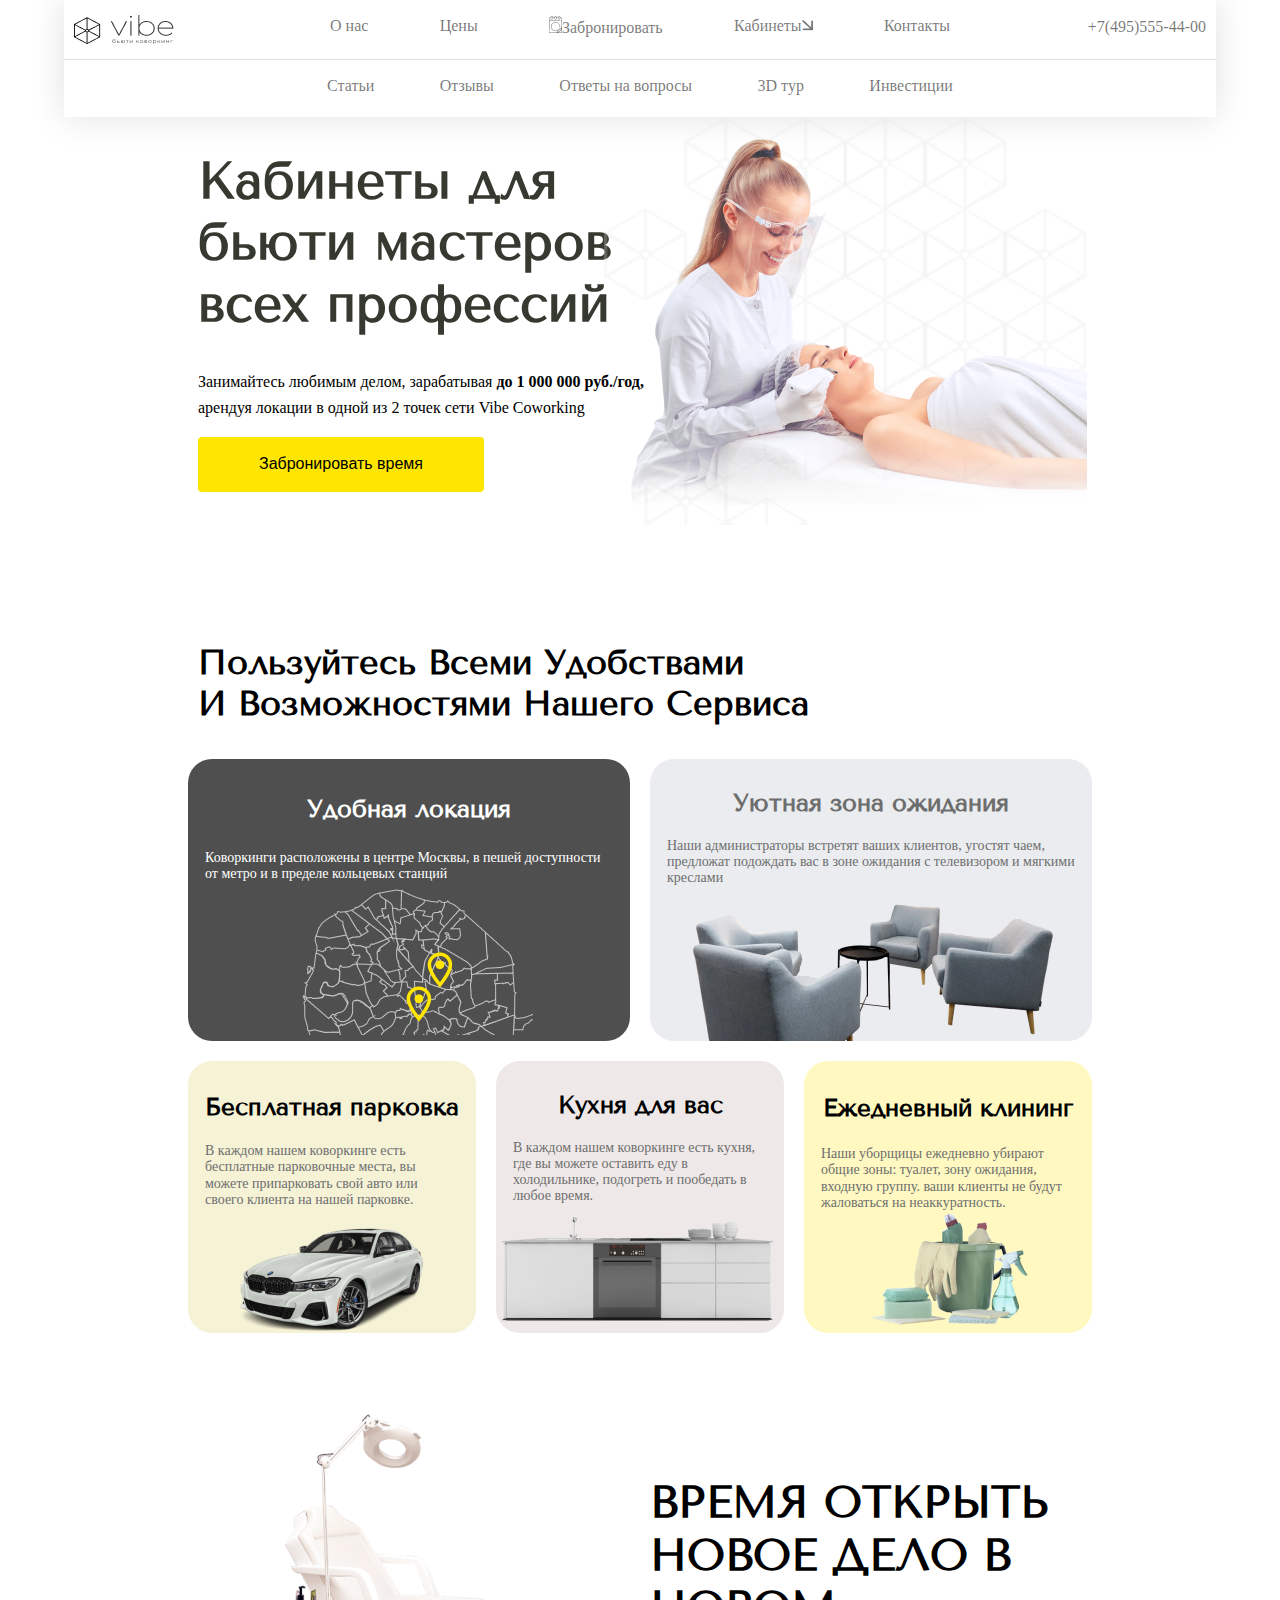
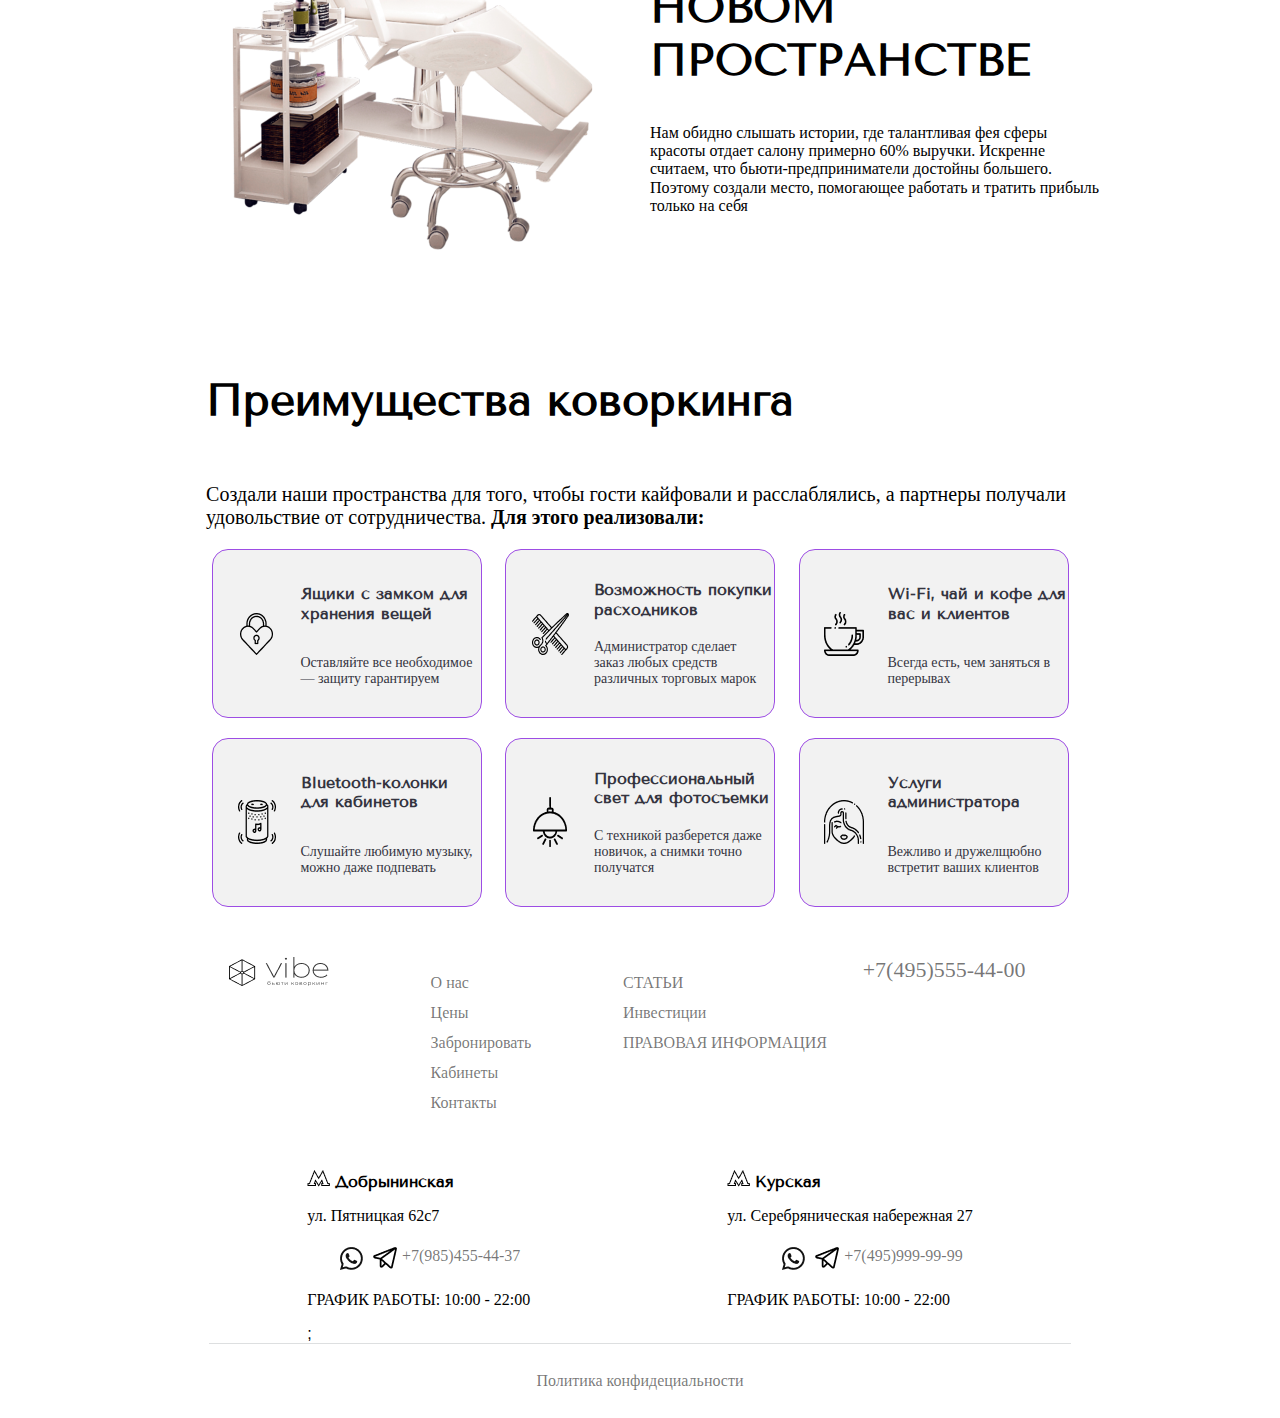
<file: index.html>
<!DOCTYPE html>
<html lang="ru">

<head>
    <meta charset="UTF-8">
    <meta http-equiv="X-UA-Compatible" content="IE=edge">
    <meta name="viewport" content="width=device-width, initial-scale=1.0">
    <title>VIBE Бьюти коворкинг</title>
    <link rel="stylesheet" href="./assets/style/normalize.css">
    <link rel="stylesheet" href="./assets/style/style.css">
    <link rel="preconnect" href="https://fonts.googleapis.com">
    <link rel="preconnect" href="https://fonts.gstatic.com" crossorigin>
    <link href="https://fonts.googleapis.com/css2?family=Tenor+Sans&display=swap" rel="stylesheet">
    <link rel="shortcut icon" href="./assets/images/lg.png" type="image/png">

</head>

<body>
    <div class="container">
        <!-- ===============навигация в шапке -->
        <header>
            <div class="header">
                <div class="dropdown">МЕНЮ
                    <!-- выпадающий список -->
                    <button class="dropbtn">
                        <i class="fa fa-caret-down"></i>
                    </button>
                    <div class="dropdown-content">
                        <a href="#" target="_blank">О нас</a>
                        <a href="#" target="_blank">Цены </a>
                        <a href="#" target="_blank">Кабинеты</a>
                        <a href="#" target="_blank">Контакты</a>
                    </div>
                </div>
                <div class="nav1">
                    <img class="logo" src="./assets/images/logo.png" alt="логотип">

                    <nav class="navbar one">
                        <ul class="nav one">
                            <li><a href="#" target="_blank">О нас</a></li>
                            <li><a href="#" target="_blank">Цены </a></li>
                            <li><a href="#" target="_blank">
                                    <img class="img" src="./assets/images/img1.png" alt="бронь">Забронировать</a></li>
                            <li><a href="#" target="_blank">
                                    Кабинеты<img class="img" src="./assets/images/img2.png" alt="Кабинеты"></a></li>
                            <li><a href="#" target="_blank">Контакты</a></li>
                        </ul>
                    </nav>

                    <div class="phone-link"><a href="tel:+74955554400">+7(495)555-44-00</a>
                    </div>
                </div>
                <div class="nav2">
                    <nav class="navbar more_detailed">
                        <ul class="nav twoo">
                            <li><a href="#" target="_blank">Статьи</a></li>
                            <li><a href="#" target="_blank">Отзывы</a></li>
                            <li><a href="#" target="_blank">Ответы на вопросы</a></li>
                            <li><a href="#" target="_blank">3D тур</a></li>
                            <li><a href="#" target="_blank">Инвестиции</a></li>
                        </ul>
                    </nav>
                </div>
            </div>
        </header>
        <main class="main">
            <!-- ===============ПЕРВАЯ СТРАНИЦА -->
            <section>
                <div class="home">
                    <div class="text">
                        <h1>Кабинеты для бьюти мастеров всех профессий </h1>
                        <p>Занимайтесь любимым делом, зарабатывая <span>до 1 000 000 руб./год,</span> арендуя локации в
                            одной
                            из 2 точек сети Vibe Coworking</p>
                        <button class="bt">Забронировать время</button>
                    </div>
                    <div class="image_1">
                        <img class="xxl" src="assets/images/image1.png" alt="Кабинет">
                    </div>
                </div>
            </section>
            <!-- ===============ВТОРАЯ СТРАНИЦА -->
            <section class="our_service">

                <h3>Пользуйтесь всеми удобствами<br> и возможностями нашего сервиса</h3>
                <div class="service_items">

                    <div class="item location">
                        <h4>Удобная локация</h4>
                        <p id="loc">Коворкинги расположены в центре Москвы, в пешей доступности от метро и в пределе
                            кольцевых
                            станций
                        </p>

                        <img class="xl locat" src="assets/images/Mask_group.png" alt="локация">

                    </div>
                    <div class="item waiting_area">
                        <h4>Уютная зона ожидания</h4>
                        <p>Наши администраторы встретят ваших клиентов, угостят чаем, предложат подождать вас в зоне
                            ожидания с
                            телевизором и мягкими креслами</p>

                        <img class="xl wait" src="assets/images/image3.png" alt="зона ожидания">

                    </div>
                    <div class=" item parcing">
                        <h4>Бесплатная парковка</h4>
                        <p>В каждом нашем коворкинге есть бесплатные парковочные места, вы можете припарковать свой
                            авто
                            или
                            своего клиента на нашей парковке.</p>

                        <img class="xl parc" src="assets/images/image4.png" alt="зона ожидания">

                    </div>
                    <div class="item kitchen">
                        <h4>Кухня для вас</h4>
                        <p>В каждом нашем коворкинге есть кухня, где вы можете оставить еду в холодильнике,
                            подогреть и
                            пообедать в любое время.</p>
                        <img class="xl kitch" src="assets/images/image5.png" alt="зона ожидания">
                    </div>
                    <div class="item clining">
                        <h4>Ежедневный клининг</h4>
                        <p>Наши уборщицы ежедневно убирают общие зоны: туалет, зону ожидания, входную группу. ваши
                            клиенты
                            не
                            будут жаловаться на неаккуратность.</p>

                        <img class="xl clin" src="assets/images/image6.png" alt="зона ожидания">

                    </div>
                </div>

            </section>
            <!-- ===============ТРЕТЬЯ СТРАНИЦА -->
            <section class="time">
                <div class="image_2">
                    <img class="xxl" src="assets/images/chair7.png" alt="Кресло">
                </div>
                <div class="time_text">
                    <h2>ВРЕМЯ ОТКРЫТЬ НОВОЕ ДЕЛО В НОВОМ ПРОСТРАНСТВЕ</h2>
                    <p>Нам обидно слышать истории, где талантливая фея сферы красоты отдает салону примерно 60%
                        выручки.
                        Искренне считаем, что бьюти-предприниматели достойны большего. Поэтому создали место, помогающее
                        работать и тратить прибыль только на себя</p>
                </div>
            </section>
            <!-- ===============ЧЕТВЕРАЯ СТРАНИЦА -->
            <section class="advantages">
                <h2>Преимущества коворкинга</h2>
                <p class="advant_text">Создали наши пространства для того, чтобы гости кайфовали и расслаблялись, а
                    партнеры получали
                    удовольствие от сотрудничества.<span> Для этого реализовали:</span>
                </p>
                <div class="advant_cards">
                    <article class="card_list">
                        <img src="assets/images/lock.png" alt="Замок">
                        <h6>Ящики с замком для хранения вещей </h6>

                        <p>Оставляйте все необходимое — защиту гарантируем
                        </p>
                    </article>
                    <article class="card_list">
                        <img src="assets/images/eqipments.png" alt="Расходники">
                        <h6>Возможность покупки расходников </h6>

                        <p>Администратор сделает заказ любых средств различных торговых марок
                        </p>
                    </article>
                    <article class="card_list">
                        <img src="assets/images/tea.png" alt="ЧайКофе">
                        <h6>Wi-Fi, чай и кофе для вас и клиентов </h6>

                        <p>Всегда есть, чем заняться в перерывах
                        </p>
                    </article>
                    <article class="card_list">
                        <img src="assets/images/Combined_Shape.png" alt="Wi-Fi">
                        <h6>Bluetooth-колонки для кабинетов </h6>

                        <p>Слушайте любимую музыку, можно даже подпевать
                        </p>
                    </article>
                    <article class="card_list">
                        <img src="assets/images/svet.png" alt="Свет">
                        <h6>Профессиональный свет для фотосъемки </h6>

                        <p>С техникой разберется даже новичок, а снимки точно получатся
                        </p>
                    </article>
                    <article class="card_list">
                        <img src="assets/images/admin.png" alt="Администратор">
                        <h6>Услуги администратора</h6>

                        <p>Вежливо и дружелщюбно встретит ваших клиентов
                        </p>
                    </article>
                </div>
            </section>
        </main>
        <!-- ============================FOOTER -->
        <footer class="footer">
            <div class="footer_one">
                <img class="logo" src="./assets/images/logo.png" alt="логотип">
                <nav class="navbar three">
                    <ul>
                        <li><a href="#" target="_blank">О нас</a></li>
                        <li><a href="#" target="_blank">Цены </a></li>
                        <li><a href="#" target="_blank">Забронировать</a></li>
                        <li><a href="#" target="_blank">Кабинеты</a></li>
                        <li><a href="#" target="_blank">Контакты</a></li>
                    </ul>
                </nav>
                <nav class="navbar four">
                    <ul>
                        <li><a href="#" target="_blank">СТАТЬИ</a></li>
                        <li><a href="#" target="_blank">Инвестиции</a></li>
                        <li><a href="#" target="_blank">ПРАВОВАЯ ИНФОРМАЦИЯ</a></li>
                    </ul>
                </nav>
                <div class="phone-link call">
                    <a href="tel:+74955554400">+7(495)555-44-00</a>
                </div>
            </div>
            <div class="footer_twoo">
                <div class="metro patn">
                    <div class="location_metro">
                        <img src="assets/images/metro.png" alt="метро">
                        <h6>Добрынинская</h6>
                    </div>
                    <p>ул. Пятницкая 62с7</p>
                    <div class="phone-link messenger">
                        <a href="tel:+79854554437">+7(985)455-44-37</a>
                        <img src="assets/images/watsap.png" alt="ВОТСАП">
                        <img src="assets/images/tg.png" alt="телеграмм">
                    </div>
                    <p id="work_time">ГРАФИК РАБОТЫ: 10:00 - 22:00</p>
                </div>
                <article class="metro sereb">
                    <div class="location_metro">
                        <img src="assets/images/metro.png" alt="метро">
                        <h6>Курская</h6>
                    </div>
                    <p>ул. Серебряническая набережная 27</p>
                    <div class="phone-link messenger">
                        <a href="tel:+74959999999">+7(495)999-99-99</a>
                        <img src="assets/images/watsap.png" alt="ВОТСАП">
                        <img src="assets/images/tg.png" alt="телеграмм">
                    </div>
                    <p>ГРАФИК РАБОТЫ: 10:00 - 22:00</p>
                </article>;
            </div>
            <div class="footer_three">
                <div class="oferta">
                    <a href="#" target="_blank">Политика конфидециальности</a>
                </div>
            </div>
        </footer>
    </div>
</body>

</html>
</file>
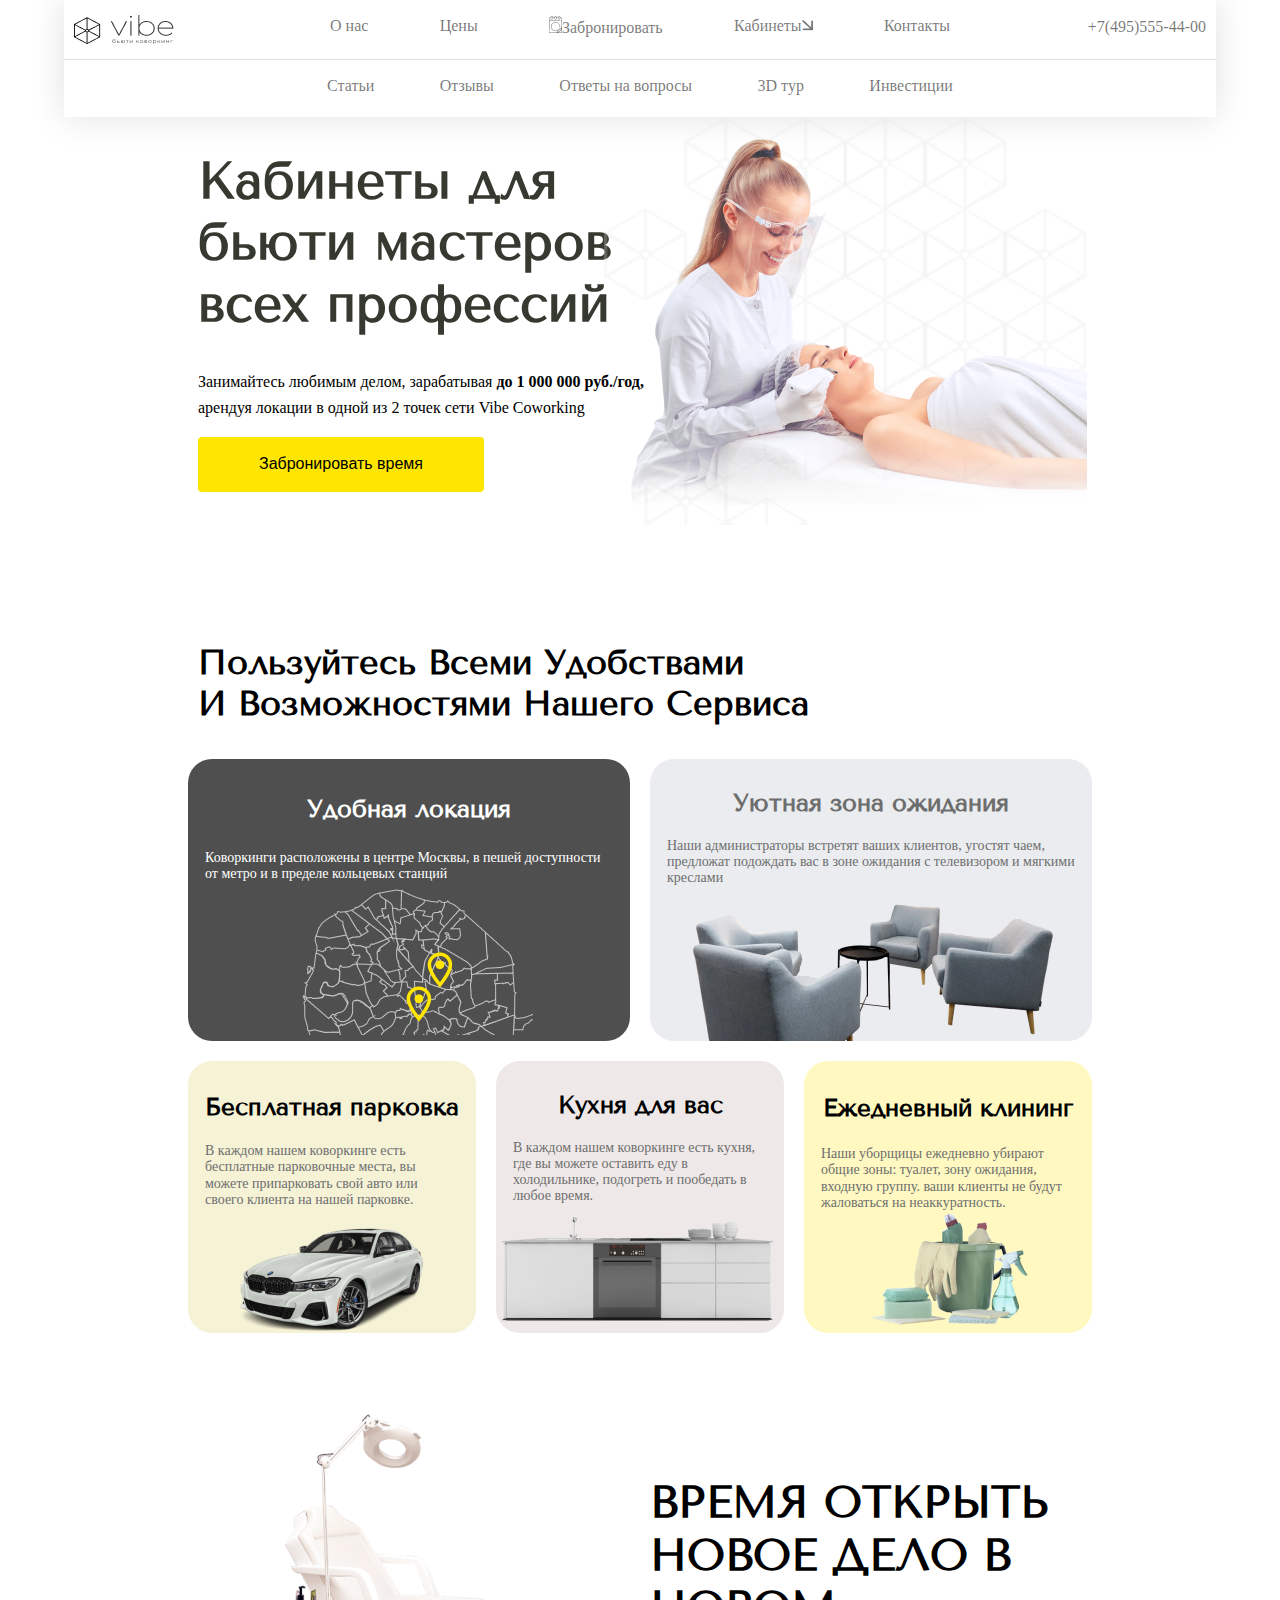
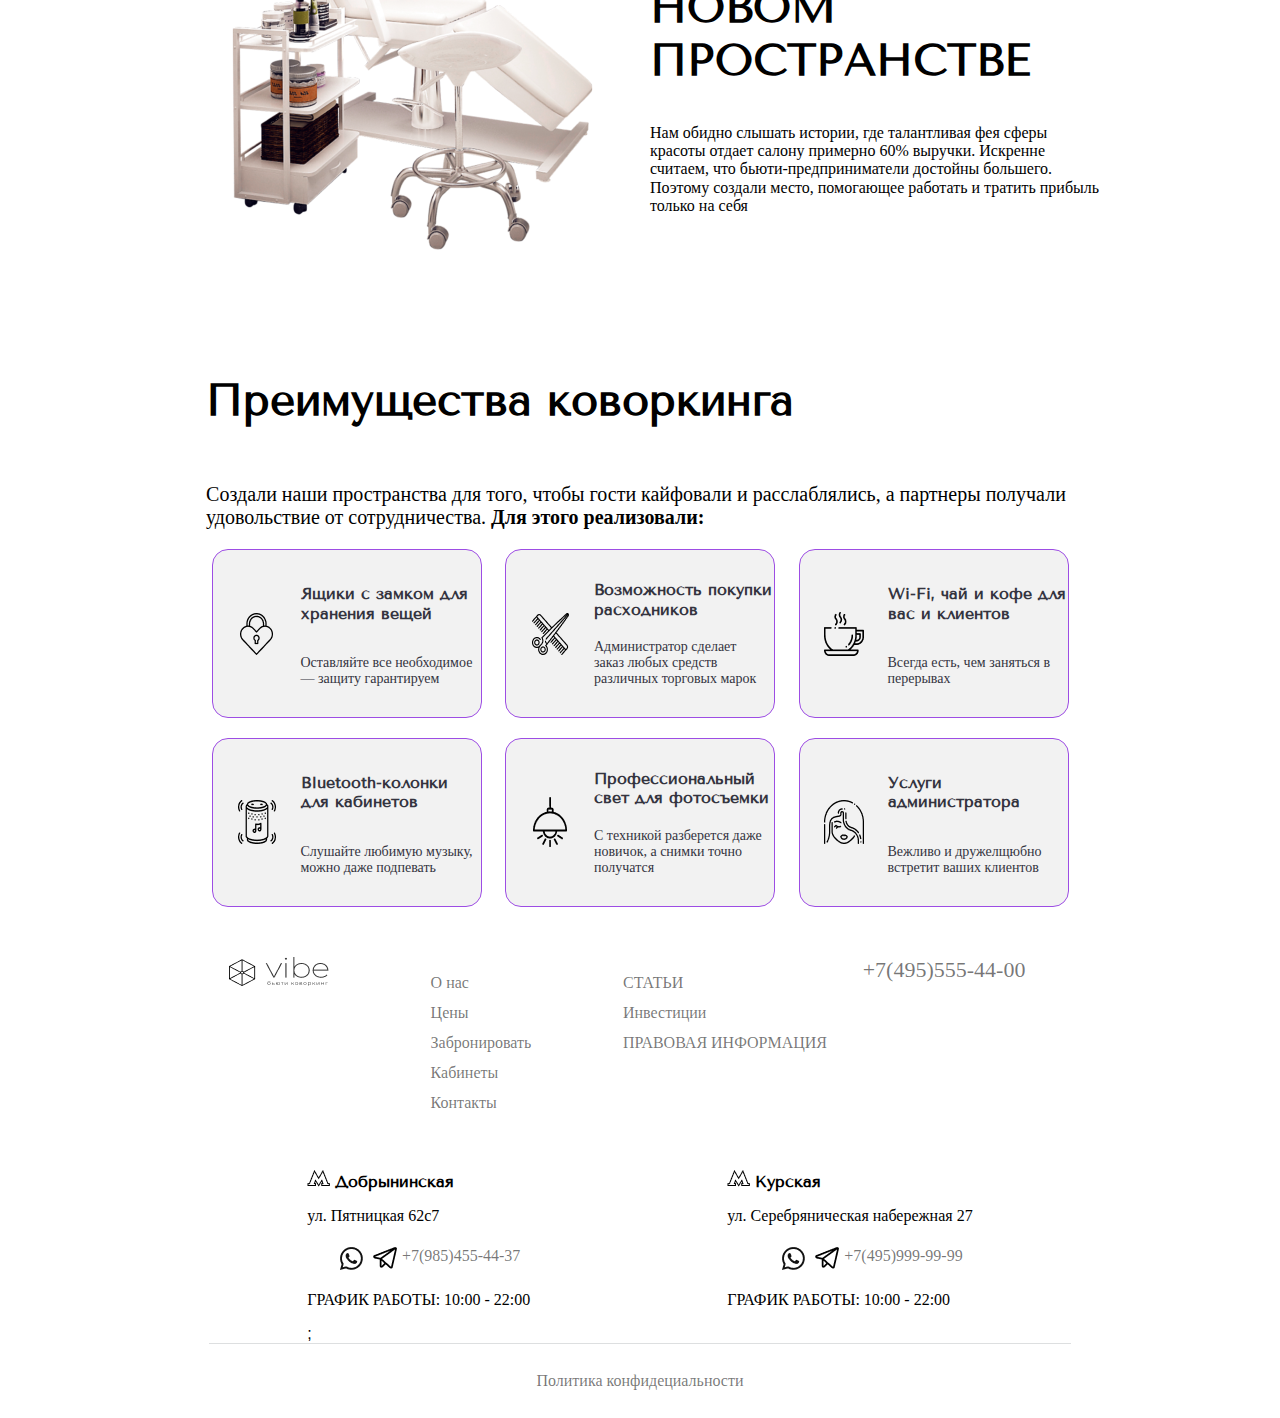
<file: Коворкинг/index.html>
<!DOCTYPE html>
<html lang="ru">

<head>
    <meta charset="UTF-8">
    <meta http-equiv="X-UA-Compatible" content="IE=edge">
    <meta name="viewport" content="width=device-width, initial-scale=1.0">
    <title>VIBE Бьюти коворкинг</title>
    <link rel="stylesheet" href="./assets/style/normalize.css">
    <link rel="stylesheet" href="./assets/style/77style.css">
    <link rel="preconnect" href="https://fonts.googleapis.com">
    <link rel="preconnect" href="https://fonts.gstatic.com" crossorigin>
    <link href="https://fonts.googleapis.com/css2?family=Tenor+Sans&display=swap" rel="stylesheet">
    <link rel="shortcut icon" href="./assets/images/lg.png" type="image/png">

</head>

<body>
    <div class="container">
        <!-- ===============навигация в шапке -->
        <header>
            <div class="header">
                <div class="dropdown">МЕНЮ
                    <!-- выпадающий список -->
                    <button class="dropbtn">
                        <i class="fa fa-caret-down"></i>
                    </button>
                    <div class="dropdown-content">
                        <a href="#" target="_blank">О нас</a>
                        <a href="#" target="_blank">Цены </a>
                        <a href="#" target="_blank">Кабинеты</a>
                        <a href="#" target="_blank">Контакты</a>
                    </div>
                </div>
                <div class="nav1">
                    <img class="logo" src="./assets/images/logo.png" alt="логотип">

                    <nav class="navbar one">
                        <ul class="nav one">
                            <li><a href="#" target="_blank">О нас</a></li>
                            <li><a href="#" target="_blank">Цены </a></li>
                            <li><a href="#" target="_blank">
                                    <img class="img" src="./assets/images/img1.png" alt="бронь">Забронировать</a></li>
                            <li><a href="#" target="_blank">
                                    Кабинеты<img class="img" src="./assets/images/img2.png" alt="Кабинеты"></a></li>
                            <li><a href="#" target="_blank">Контакты</a></li>
                        </ul>
                    </nav>

                    <div class="phone-link"><a href="tel:+74955554400">+7(495)555-44-00</a>
                    </div>
                </div>
                <div class="nav2">
                    <nav class="navbar more_detailed">
                        <ul class="nav twoo">
                            <li><a href="#" target="_blank">Статьи</a></li>
                            <li><a href="#" target="_blank">Отзывы</a></li>
                            <li><a href="#" target="_blank">Ответы на вопросы</a></li>
                            <li><a href="#" target="_blank">3D тур</a></li>
                            <li><a href="#" target="_blank">Инвестиции</a></li>
                        </ul>
                    </nav>
                </div>
            </div>
        </header>
        <main class="main">
            <!-- ===============ПЕРВАЯ СТРАНИЦА -->
            <section>
                <div class="home">
                    <div class="text">
                        <h1>Кабинеты для бьюти мастеров всех профессий </h1>
                        <p>Занимайтесь любимым делом, зарабатывая <span>до 1 000 000 руб./год,</span> арендуя локации в
                            одной
                            из 2 точек сети Vibe Coworking</p>
                        <button class="bt">Забронировать время</button>
                    </div>
                    <div class="image_1">
                        <img class="xxl" src="assets/images/image1.png" alt="Кабинет">
                    </div>
                </div>
            </section>
            <!-- ===============ВТОРАЯ СТРАНИЦА -->
            <section class="our_service">

                <h3>Пользуйтесь всеми удобствами<br> и возможностями нашего сервиса</h3>
                <div class="service_items">

                    <div class="item location">
                        <h4>Удобная локация</h4>
                        <p id="loc">Коворкинги расположены в центре Москвы, в пешей доступности от метро и в пределе
                            кольцевых
                            станций
                        </p>

                        <img class="xl locat" src="assets/images/Mask_group.png" alt="локация">

                    </div>
                    <div class="item waiting_area">
                        <h4>Уютная зона ожидания</h4>
                        <p>Наши администраторы встретят ваших клиентов, угостят чаем, предложат подождать вас в зоне
                            ожидания с
                            телевизором и мягкими креслами</p>

                        <img class="xl wait" src="assets/images/image3.png" alt="зона ожидания">

                    </div>
                    <div class=" item parcing">
                        <h4>Бесплатная парковка</h4>
                        <p>В каждом нашем коворкинге есть бесплатные парковочные места, вы можете припарковать свой
                            авто
                            или
                            своего клиента на нашей парковке.</p>

                        <img class="xl parc" src="assets/images/image4.png" alt="зона ожидания">

                    </div>
                    <div class="item kitchen">
                        <h4>Кухня для вас</h4>
                        <p>В каждом нашем коворкинге есть кухня, где вы можете оставить еду в холодильнике,
                            подогреть и
                            пообедать в любое время.</p>
                        <img class="xl kitch" src="assets/images/image5.png" alt="зона ожидания">
                    </div>
                    <div class="item clining">
                        <h4>Ежедневный клининг</h4>
                        <p>Наши уборщицы ежедневно убирают общие зоны: туалет, зону ожидания, входную группу. ваши
                            клиенты
                            не
                            будут жаловаться на неаккуратность.</p>

                        <img class="xl clin" src="assets/images/image6.png" alt="зона ожидания">

                    </div>
                </div>

            </section>
            <!-- ===============ТРЕТЬЯ СТРАНИЦА -->
            <section class="time">
                <div class="image_2">
                    <img class="xxl" src="assets/images/chair7.png" alt="Кресло">
                </div>
                <div class="time_text">
                    <h2>ВРЕМЯ ОТКРЫТЬ НОВОЕ ДЕЛО В НОВОМ ПРОСТРАНСТВЕ</h2>
                    <p>Нам обидно слышать истории, где талантливая фея сферы красоты отдает салону примерно 60%
                        выручки.
                        Искренне считаем, что бьюти-предприниматели достойны большего. Поэтому создали место, помогающее
                        работать и тратить прибыль только на себя</p>
                </div>
            </section>
            <!-- ===============ЧЕТВЕРАЯ СТРАНИЦА -->
            <section class="advantages">
                <h2>Преимущества коворкинга</h2>
                <p class="advant_text">Создали наши пространства для того, чтобы гости кайфовали и расслаблялись, а
                    партнеры получали
                    удовольствие от сотрудничества.<span> Для этого реализовали:</span>
                </p>
                <div class="advant_cards">
                    <article class="card_list">
                        <img src="assets/images/lock.png" alt="Замок">
                        <h6>Ящики с замком для хранения вещей </h6>

                        <p>Оставляйте все необходимое — защиту гарантируем
                        </p>
                    </article>
                    <article class="card_list">
                        <img src="assets/images/eqipments.png" alt="Расходники">
                        <h6>Возможность покупки расходников </h6>

                        <p>Администратор сделает заказ любых средств различных торговых марок
                        </p>
                    </article>
                    <article class="card_list">
                        <img src="assets/images/tea.png" alt="ЧайКофе">
                        <h6>Wi-Fi, чай и кофе для вас и клиентов </h6>

                        <p>Всегда есть, чем заняться в перерывах
                        </p>
                    </article>
                    <article class="card_list">
                        <img src="assets/images/Combined_Shape.png" alt="Wi-Fi">
                        <h6>Bluetooth-колонки для кабинетов </h6>

                        <p>Слушайте любимую музыку, можно даже подпевать
                        </p>
                    </article>
                    <article class="card_list">
                        <img src="assets/images/svet.png" alt="Свет">
                        <h6>Профессиональный свет для фотосъемки </h6>

                        <p>С техникой разберется даже новичок, а снимки точно получатся
                        </p>
                    </article>
                    <article class="card_list">
                        <img src="assets/images/admin.png" alt="Администратор">
                        <h6>Услуги администратора</h6>

                        <p>Вежливо и дружелщюбно встретит ваших клиентов
                        </p>
                    </article>
                </div>
            </section>
        </main>
        <!-- ============================FOOTER -->
        <footer class="footer">
            <div class="footer_one">
                <img class="logo" src="./assets/images/logo.png" alt="логотип">
                <nav class="navbar three">
                    <ul>
                        <li><a href="#" target="_blank">О нас</a></li>
                        <li><a href="#" target="_blank">Цены </a></li>
                        <li><a href="#" target="_blank">Забронировать</a></li>
                        <li><a href="#" target="_blank">Кабинеты</a></li>
                        <li><a href="#" target="_blank">Контакты</a></li>
                    </ul>
                </nav>
                <nav class="navbar four">
                    <ul>
                        <li><a href="#" target="_blank">СТАТЬИ</a></li>
                        <li><a href="#" target="_blank">Инвестиции</a></li>
                        <li><a href="#" target="_blank">ПРАВОВАЯ ИНФОРМАЦИЯ</a></li>
                    </ul>
                </nav>
                <div class="phone-link call">
                    <a href="tel:+74955554400">+7(495)555-44-00</a>
                </div>
            </div>
            <div class="footer_twoo">
                <div class="metro patn">
                    <div class="location_metro">
                        <img src="assets/images/metro.png" alt="метро">
                        <h6>Добрынинская</h6>
                    </div>
                    <p>ул. Пятницкая 62с7</p>
                    <div class="phone-link messenger">
                        <a href="tel:+79854554437">+7(985)455-44-37</a>
                        <img src="assets/images/watsap.png" alt="ВОТСАП">
                        <img src="assets/images/tg.png" alt="телеграмм">
                    </div>
                    <p id="work_time">ГРАФИК РАБОТЫ: 10:00 - 22:00</p>
                </div>
                <article class="metro sereb">
                    <div class="location_metro">
                        <img src="assets/images/metro.png" alt="метро">
                        <h6>Курская</h6>
                    </div>
                    <p>ул. Серебряническая набережная 27</p>
                    <div class="phone-link messenger">
                        <a href="tel:+74959999999">+7(495)999-99-99</a>
                        <img src="assets/images/watsap.png" alt="ВОТСАП">
                        <img src="assets/images/tg.png" alt="телеграмм">
                    </div>
                    <p>ГРАФИК РАБОТЫ: 10:00 - 22:00</p>
                </article>;
            </div>
            <div class="footer_three">
                <div class="oferta">
                    <a href="#" target="_blank">Политика конфидециальности</a>
                </div>
            </div>
        </footer>
    </div>
</body>

</html>
</file>
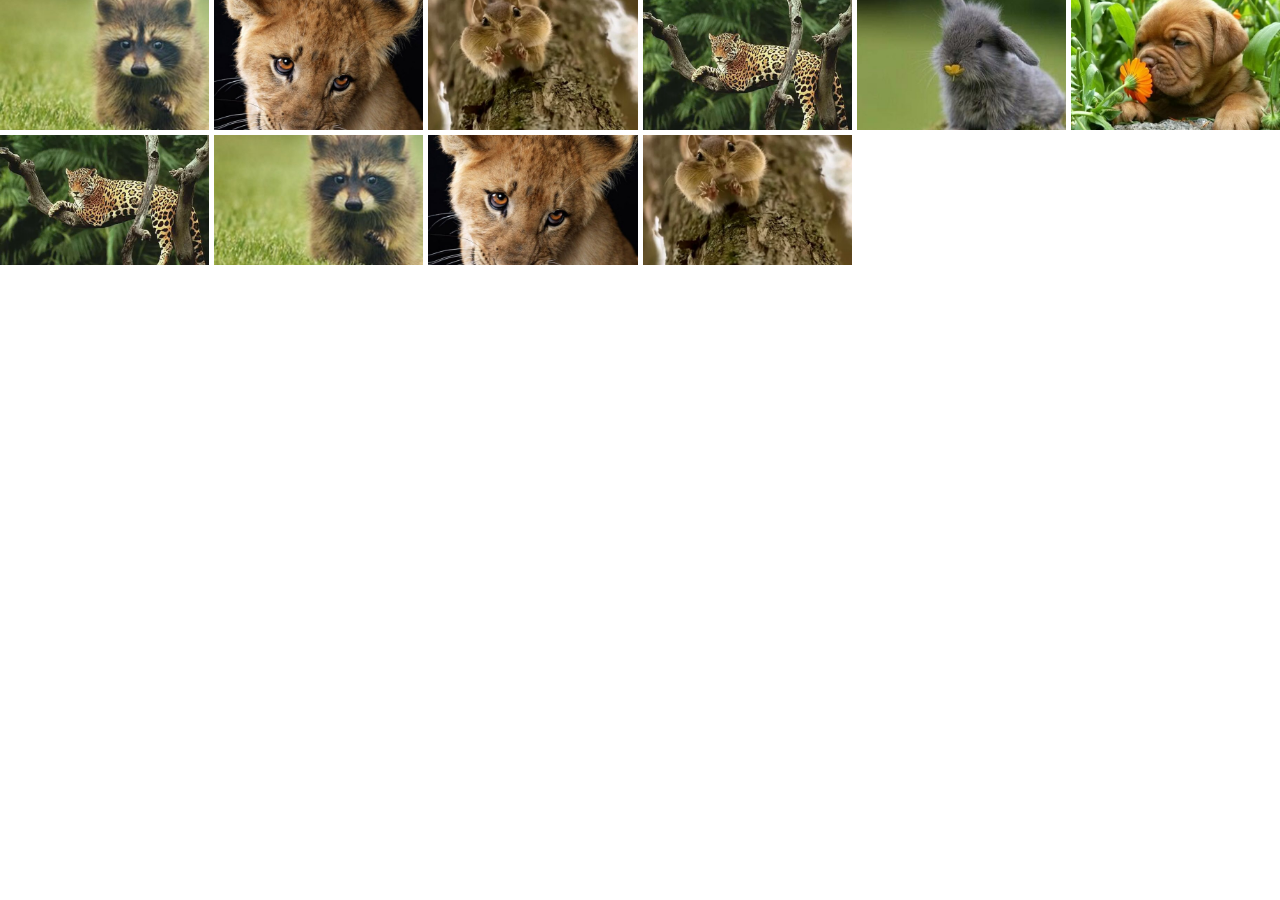
<file: 74index.html>
<!DOCTYPE html>
<html lang="ru">

<head>
    <meta charset="UTF-8">
    <meta http-equiv="X-UA-Compatible" content="IE=edge">
    <meta name="viewport" content="width=device-width, initial-scale=1.0">
    <title>Верстка с HABR</title>
    <link rel="stylesheet" href="./assets/style/normalize.css">
    <link rel="stylesheet" href="./assets/style/74style.css">
</head>

<body>

    <div class="container">
        <div> <img src="./assets/images1/habr1.png" alt="Енот"></div>
        <div> <img src="./assets/images1/habr2.png" alt="Львица"></div>
        <div> <img src="./assets/images1/habr3.png" alt="Белка"></div>
        <div> <img src="./assets/images1/habr4.png" alt="Леопард"></div>
        <div> <img src="./assets/images1/habr5.png" alt="Заяц"></div>
        <div> <img src="./assets/images1/habr6.png" alt="щенок"></div>
        <div> <img src="./assets/images1/habr4.png" alt="Леопард"></div>
        <div> <img src="./assets/images1/habr1.png" alt="Енот"></div>
        <div> <img src="./assets/images1/habr2.png" alt="Львица"></div>
        <div> <img src="./assets/images1/habr3.png" alt="Белка"></div>
    </div>

</body>

</html>
</file>
<file: assets/style/style.css>
body{
    font-family:  sans-serif;
    font-style: normal;
    font-weight: 400;
    box-sizing: border-box;    
    color: #000000;
    margin: 0 auto;
}
.xxl img {
    object-fit: cover;
    height: auto;
    width: 100%;
    max-width: 440px;
}
.xl img {
    height: auto;
    width: 100%; 
    max-width: 380px;
}
.container {   
    box-sizing: border-box;
    width: 100%;
    max-width: 1024px;
    margin: 0 auto;
    padding: 0 60px;
    display: grid;
    grid-template-columns: 100%;
    grid-template-rows: repeat(3, auto);
    grid-template-areas: "header"
                        "main"
                        "footer";
    justify-items:center;
    
}
h1 ,h2, h3, h4, h5, h6{ 
    font-family:'Tenor Sans', sans-serif;
    line-height: 120%; 
}
h1{
    font-size: 51px;
}
h2{
    font-size:44px;
}
h3 {
    font-size: 34px;
}
h4{
    font-size: 24px;
}
h5{
    font-size: 20px; 
}
h6{
    font-size: 16px;
}
p{
    font-family: 'TT Norms';
    font-style: normal;
    font-size: 16px;
}
span {
    font-weight: bold;
}
ul.nav{
    display: flex;
    flex-direction: row;
    text-align: center;
    justify-content: space-around;
    margin-left: 0px;
    padding-left: 0px;
    list-style: none;
}
a {
    display: inline-block;
    text-decoration: none;
    font-family: 'TT Norms';
    font-weight: 500;
    font-size: 16px;
    line-height: 20px;
    color: rgba(0, 0, 0, 0.54);
    flex: none;
    order: 4;
    flex-grow: 0;
}
a:hover{
    border-bottom: #B00000 2px solid;
    color: #000;
    font-weight: 700;
}
.nav li { 
    display: inline-flex;     
}
button{
    cursor: pointer;
    border: none;
}
.bt:hover {
    background-color:rgb(223, 63, 213);
    transition: 0.7s;
}
.bt:focus {
    outline-color: transparent;
    outline-style:solid;
    box-shadow: 0 0 0 2px #9d4de4;
}
/* ===========================HEDER=== */

.header{
    box-sizing: border-box;
    grid-area:header ;
    width: 90vw;
    display: grid;
    grid-template-rows: repeat(2, auto);
    background: #FFFFFF;
    box-shadow: 0px 0px 34px rgba(0, 0, 0, 0.12);
    
}
.dropdown{
    display: none;
}
.nav1{
    grid-row: 1/2;
    display: grid;
    grid-template-columns: 20% 60% 20%;
    border-bottom: 1px solid #DDDFE0;
    align-items: center;
    
}
.nav2{
    grid-row: 2/3;
    display: grid;
    grid-template-columns: 20% 60% 20%;
}
.logo{
    grid-column: 1/2;
    grid-row: 1/2;
    margin-left: 10px;
}
.navbar.one{
    grid-column: 2/3;
    grid-row: 1/2;
    color: #787878;
}
.phone-link{
    grid-column: 3/4;
    grid-row: 1/2;
    display: flex;
    justify-content: flex-end;
    box-sizing: border-box;
    padding-right: 10px;
}
#phone-link a{
    font-size: 1.125em;
    line-height: 21px;
    letter-spacing: -1.01538px;
    color: #000000;
    
}
.navbar.more_detailed{
    grid-column: 2/3;
    grid-row: 2/3;
    color: rgba(0, 0, 0, 0.54);
}
/* ===========================ПЕРВАЯ СТРАНИЦА */
.main{
    grid-area: main;
    grid-template-columns: 100%;
    grid-template-rows: repeat(4, auto);
    grid-template-areas: 
    "home"
    "serv"
    "time"
    "advant";
}
.home{
    grid-area: home;
    box-sizing: border-box;
    display: grid;
    grid-template-columns:55% 45% ;
    grid-template-areas:"text image" ;
    width: 100%;
}
.text{
    grid-area:text;
    margin-left: 10px;
}
.text h1{
    color: #36392F; 
}
.text p{
    line-height: 26px;
}

.text button{
    display: flex;
    justify-content: center;
    align-items: center;
    gap: 10px;
    width: 286px;
    height: 55px;
    background: #FFE600;
    border-radius: 4px;
}
.image_1{
    grid-area:image;
}
.image_1 img {
    opacity: 0.9;
    z-index: -1;
    background-image: url("../images/Group12.png");
    background-size: cover;
    margin-left: -20%;
}
/* =========================ВТОРАЯ СТРАНИЦА */
.our_service{
    grid-area:serv ;
    box-sizing: border-box;
    margin-top: 80px;
    display: grid;
    grid-template-columns: 1fr ;
    grid-template-rows:repeat(2, auto);
    grid-template-areas: "our_service"
    "service_items";
    width: 100%;
    align-items: center;
}
.our_service  h4{
    margin: 0;
    margin: 30px auto 20px;
}
.our_service h3{
    grid-area: our_service;
    box-sizing: border-box;
    box-sizing: border-box;
    text-transform: capitalize;
    margin-left: 10px;
    width: 100%;
}
.our_service p{
    font-size: 14px;
    color: #6E6E6E;
    margin: 0;
    padding: 0 17px ;
}
.service_items{
    grid-area: service_items;
    display: grid;
    grid-template-columns: repeat(6, 1fr);
    grid-template-rows: repeat(2, auto);
    grid-template-areas: "l l l w w w"
                        "p p k k c c";  
    gap: 20px;
    margin: 0;
}

.item{
    border-radius: 24px;
    display: flex;
    flex-direction: column;
    justify-content: space-evenly;
    align-items: center;
    /* height:274px; */
}
.location  {
    grid-area: l;
    background: #4F4F4F;
    color: #fff;
}
#loc{color: #fff;}
.waiting_area{
    grid-area: w;
    background: #EAECEF;
    color: #6E6E6E;
}
.parcing{
    grid-area: p;
    box-sizing: border-box;
    background: rgba(239, 234, 187, 0.6);
}
.kitchen{
    grid-area: k;
    background: #EEE9E8;
}
.clining{
    grid-area: c;
    background: #FFF9C1;
}

/* =========================Третья СТРАНИЦА */
.time{
    grid-area: time;
    margin-top: 80px;
    display: grid;
    grid-template-columns:repeat(2, 50%) ;
    grid-template-rows: 100%;
    grid-template-areas:"ixxl tt";
    gap:10px;
    align-items: center;
    justify-items: center;
    align-content: center;
}

.image_2 {
    grid-area: ixxl;
}
.time_text{
    grid-area: tt;
    display: inline-block;
}
.time h2{
    margin-right: 1em;
    text-transform: uppercase;
}

/* ==========================ЧЕТВЕРТАЯ СТРАНИЦА */

.advantages{
    grid-area:  advant;
    margin-top: 80px; 
    display: flex;
    flex-direction: column;
    flex-wrap: nowrap;
}
.advantages h2{
    padding-left: 2%;
}
.advant_text{
    font-size: 20px;
    margin-left: 2%;
}
.advant_cards{
    display: flex;
    flex-direction: row;
    flex-wrap: wrap;
    width: 100%;
    justify-content: space-evenly;
}
.card_list{
    display: grid;
    grid-template-columns:88px 180px ;
    grid-template-rows: repeat(2, auto);
    grid-template-areas: "img h6"
                        "img p";
    border: #9d4de4 1px solid;
    background: #F2F2F2;
    border-radius: 16px;
    align-items: center;
    justify-items: center;
    box-sizing: border-box;
    margin-bottom: 20px;
}
.card_list img{
    grid-area: img;
}
.card_list h6{
    grid-area: h6;
    margin: 0;
    margin: 30px auto 20px;
    color: #34343F;
}

.card_list p{
    grid-area: p;
    font-size: 14px;
    margin: auto 7px 30px auto;
    color: #34343F;
}

/* ====================================FOOTER */
.footer{
    grid-area:footer;
    display: grid;
    grid-template-rows: repeat(3, auto);
    grid-template-areas: 
    "footer_one"
    "footer_twoo"
    "footer_three"
    ;
}
.footer ul, nav{
    list-style: none;
    display: flex;
    flex-direction: column;
}
.footer li, a{
    padding-bottom: 5px;
}
.footer_one{    
    grid-area:footer_one ;
    display: grid;
    grid-template-columns:130px repeat(3, minmax(50px, 1fr));
    grid-template-areas: "flg n_th n_f ph_call";
    justify-items: center;
    align-content: stretch;
    margin-top: 30px;
}
.footer_one .logo{
    grid-area:flg ;
    margin-left: 10px;
}
.footer_one .navbar .three{
    grid-area:n_th ;
}
.footer_one .navbar .four{
    grid-area:n_f ;
}
.footer_one .phone-link{
    grid-area: ph_call;
    display: flex;
    font-weight: 700;
    font-size: 22px;
    line-height: 26px;
    text-align: right;
    color: #34343F;
    align-items: flex-start;
}
.footer_twoo{
    grid-area:footer_twoo ;
    display: grid;
    grid-template-columns: repeat(2, auto);
    grid-template-areas: "metro_patn metro_sereb";
    justify-content: space-around;
    margin-top: 30px;    
    border-bottom: #DDDFE0 1px solid;
    
}
.metro .patn{
    grid-area: metro_patn;
    display: flex;
    flex-direction: column;
}
.metro .sereb{
    grid-area: metro_sereb;
    display: flex;
    flex-direction: column;
}
.location_metro h6{
    display: inline;
    font-weight: 700;
}
.phone-link.call a{
    font-weight: 500;
    font-size: 22px;
    line-height: 26px;
    align-items: center;
}
.phone-link.messenger{
    align-items: center;
}
.phone-link img{
    margin:5px ;
}
.footer_three{
    grid-area: footer_three;
    color: #A5A5B3;
}
.oferta{
    margin: 20px auto 20px;
    font-size: 14px;
    line-height: 34px;
    text-align:center; 
}

/* ====================================@MEDIA */
@media (min-width: 768px) and (max-width: 1023px) {
    h1{
        font-size: 48px;
    }
    h2{
        font-size: 34px;
    }
    h3 {
        font-size: 34px;
    }
    h4 {
        font-size: 18px;
    }
    .item p{
        font-size: 12px;
    }
    .advant_text {
        font-size: 16px
    }
   
    /* ================================HEDER */

    .img{
        display: none;}
    a{
        font-size: 12px;}
    #phone-link a{
        font-size: 14px;
        line-height: 18px;
        width: 80px;
    }

    /* ================================ПЕРВАЯ */
    .home{
        display: flex;
        flex-direction: row;
        flex-wrap: wrap;
        width: 100%;
        justify-content: center;
    }
    .image_1 img {
        z-index: -1;
        margin-top: -19%;
        margin-left: 24%;
        object-position: 60px 0;
        opacity: 0.8;
        position: relative;
    }  
    /* ==========================МЕДИА ВТОРАЯ  стр*/

    .locat{
        width: 240px;
        height: 130px;
    }
    .wait{
        width: 320px;
    }
    .parc{
        width: 160px;
    }
    .kitch{
        width: 225px;
    }
    .clin{
        width: 130px;
    }
    .item img{
        max-width: 280px;
    }
} 

/* ====================================@MEDIA2 */
@media (min-width:374px) and (max-width:767px)  {
    h1{
        font-size: 35px;
    }
    h2{
        font-size: 24px;
    }
    h3 {
        font-size: 24px;
    }
    h4 {
        font-size: 18px;
    }
    .item p{
        font-size: 12px;
    }
    
    .container { 
    box-sizing: border-box;
    width: 100%;    
    display: grid;
    margin: 0 auto;
    padding: 10px;
    }
     .header{
    display: flex;
    flex-direction: row;
    flex-wrap: nowrap;
    margin: 0;
    padding: 0;
    align-items: center;
    justify-content: space-evenly;
    } 
    /* =========РАСКРЫВАЮЩИЙСЯ СПИСОК МЕНЮ */
    .dropdown{
    display: flex;
    }

    .dropdown {
    float: left;
    overflow: hidden;
}
    .dropdown .dropbtn {
    font-size: 16px;  
    border: none;
    outline: none;
    color: rgb(216, 29, 29);
    padding: 14px 16px;
    background-color: inherit;
    font-family: inherit;
    margin: 0;
    }

    .navbar a:hover, .dropdown:hover .dropbtn {
    background-color: red;
    }

    .dropdown-content {
    display: none;
    position: absolute;
    background-color: #f9f9f9;
    min-width: 160px;
    box-shadow: 0px 8px 16px 0px rgba(0,0,0,0.2);
    z-index: 1;
    }

    .dropdown-content a {
    float: none;
    color: black;
    padding: 12px 16px;
    text-decoration: none;
    display: block;
    text-align: left;
    }

    .dropdown-content a:hover {
    background-color: #ddd;
    }

    .dropdown:hover .dropdown-content {
    display: block;
    }
      /* =========РАСКРЫВАЮЩИЙСЯ СПИСОК МЕНЮ> см выше */
    .navbar.one{
    display: none;
    }
    .nav2{
    display: none;
    }
    .logo{
    margin-right: 20px;
    }
    .xxl img{
    max-width: 380px;
    margin: 0 auto;
    }
    
    .home{
    box-sizing: border-box;
    display: grid;
    width: 100%;
    grid-template-columns:100%;
    grid-template-areas:"text"
                        "image" ;
    margin: 0 auto;
   }
.text p{
    display: none;
}
.image_1 img {
    z-index: 1;
    margin: 0 auto;
    opacity: 0.8;
    max-width: 100%;
    height: auto;
}  

.service_items{
    display: grid;
    grid-template-columns: 80%;
    grid-template-rows: repeat(5, auto);
    grid-template-areas: "l "
                        "w"
                        "p"
                        "k"
                        "c";
    /* margin: 0 auto; */
}
.time{
    box-sizing: border-box;
    margin: 0 10px;
    grid-area: time;
    display: flex;
    flex-direction: column;
    flex-wrap: wrap;
    display: grid;
    grid-template-columns: 100%;
    grid-template-rows: repeat(2, auto);
    grid-template-areas:"tt"
                        "ixxl";
    width: 70%;
    }
    .time_text{
        padding-left: 50px;
    }

    .image_2{
        max-width: 350px;
    width: 100%;
    }
    .wait{
        max-width: 270px;
    }
.service_items{
    justify-content: center;
}
.card_list{
    width: 80%;
    justify-content: center;
}
.item{
    margin: 0 auto;
}
.footer_one{    
    display: grid;
    grid-template-columns:100%;
    grid-template-rows: repeat(4, auto);
    grid-template-areas: 
    "flg"
    "n_th"
    "n_f"
    "ph_call";
    justify-items: center;
    align-content: stretch;
    margin:0 auto;
    padding-top: 30px;
}

    .footer_twoo{
    grid-row: 2/3;
    display: grid;
    grid-template-columns: 100%;
    grid-template-rows: repeat(2, auto);
    grid-template-areas: "metro_patn"
                        "metro_sereb";
    justify-content: space-around;
    margin:0 auto;
}

    .phone-link.messenger{
        display: inline;
        margin-bottom: 20px;
    }

}
</file>
<file: Коворкинг/assets/style/77style.css>
body{
    font-family:  sans-serif;
    font-style: normal;
    font-weight: 400;
    box-sizing: border-box;    
    color: #000000;
    margin: 0 auto;
}
.xxl img {
    object-fit: cover;
    height: auto;
    width: 100%;
    max-width: 440px;
}
.xl img {
    height: auto;
    width: 100%; 
    max-width: 380px;
}
.container {   
    box-sizing: border-box;
    width: 100%;
    max-width: 1024px;
    margin: 0 auto;
    padding: 0 60px;
    display: grid;
    grid-template-columns: 100%;
    grid-template-rows: repeat(3, auto);
    grid-template-areas: "header"
                        "main"
                        "footer";
    justify-items:center;
    
}
h1 ,h2, h3, h4, h5, h6{ 
    font-family:'Tenor Sans', sans-serif;
    line-height: 120%; 
}
h1{
    font-size: 51px;
}
h2{
    font-size:44px;
}
h3 {
    font-size: 34px;
}
h4{
    font-size: 24px;
}
h5{
    font-size: 20px; 
}
h6{
    font-size: 16px;
}
p{
    font-family: 'TT Norms';
    font-style: normal;
    font-size: 16px;
}
span {
    font-weight: bold;
}
ul.nav{
    display: flex;
    flex-direction: row;
    text-align: center;
    justify-content: space-around;
    margin-left: 0px;
    padding-left: 0px;
    list-style: none;
}
a {
    display: inline-block;
    text-decoration: none;
    font-family: 'TT Norms';
    font-weight: 500;
    font-size: 16px;
    line-height: 20px;
    color: rgba(0, 0, 0, 0.54);
    flex: none;
    order: 4;
    flex-grow: 0;
}
a:hover{
    border-bottom: #B00000 2px solid;
    color: #000;
    font-weight: 700;
}
.nav li { 
    display: inline-flex;     
}
button{
    cursor: pointer;
    border: none;
}
.bt:hover {
    background-color:rgb(223, 63, 213);
    transition: 0.7s;
}
.bt:focus {
    outline-color: transparent;
    outline-style:solid;
    box-shadow: 0 0 0 2px #9d4de4;
}
/* ===========================HEDER=== */

.header{
    box-sizing: border-box;
    grid-area:header ;
    width: 90vw;
    display: grid;
    grid-template-rows: repeat(2, auto);
    background: #FFFFFF;
    box-shadow: 0px 0px 34px rgba(0, 0, 0, 0.12);
    
}
.dropdown{
    display: none;
}
.nav1{
    grid-row: 1/2;
    display: grid;
    grid-template-columns: 20% 60% 20%;
    border-bottom: 1px solid #DDDFE0;
    align-items: center;
    
}
.nav2{
    grid-row: 2/3;
    display: grid;
    grid-template-columns: 20% 60% 20%;
}
.logo{
    grid-column: 1/2;
    grid-row: 1/2;
    margin-left: 10px;
}
.navbar.one{
    grid-column: 2/3;
    grid-row: 1/2;
    color: #787878;
}
.phone-link{
    grid-column: 3/4;
    grid-row: 1/2;
    display: flex;
    justify-content: flex-end;
    box-sizing: border-box;
    padding-right: 10px;
}
#phone-link a{
    font-size: 1.125em;
    line-height: 21px;
    letter-spacing: -1.01538px;
    color: #000000;
    
}
.navbar.more_detailed{
    grid-column: 2/3;
    grid-row: 2/3;
    color: rgba(0, 0, 0, 0.54);
}
/* ===========================ПЕРВАЯ СТРАНИЦА */
.main{
    grid-area: main;
    grid-template-columns: 100%;
    grid-template-rows: repeat(4, auto);
    grid-template-areas: 
    "home"
    "serv"
    "time"
    "advant";
}
.home{
    grid-area: home;
    box-sizing: border-box;
    display: grid;
    grid-template-columns:55% 45% ;
    grid-template-areas:"text image" ;
    width: 100%;
}
.text{
    grid-area:text;
    margin-left: 10px;
}
.text h1{
    color: #36392F; 
}
.text p{
    line-height: 26px;
}

.text button{
    display: flex;
    justify-content: center;
    align-items: center;
    gap: 10px;
    width: 286px;
    height: 55px;
    background: #FFE600;
    border-radius: 4px;
}
.image_1{
    grid-area:image;
}
.image_1 img {
    opacity: 0.9;
    z-index: -1;
    background-image: url("../images/Group12.png");
    background-size: cover;
    margin-left: -20%;
}
/* =========================ВТОРАЯ СТРАНИЦА */
.our_service{
    grid-area:serv ;
    box-sizing: border-box;
    margin-top: 80px;
    display: grid;
    grid-template-columns: 1fr ;
    grid-template-rows:repeat(2, auto);
    grid-template-areas: "our_service"
    "service_items";
    width: 100%;
    align-items: center;
}
.our_service  h4{
    margin: 0;
    margin: 30px auto 20px;
}
.our_service h3{
    grid-area: our_service;
    box-sizing: border-box;
    box-sizing: border-box;
    text-transform: capitalize;
    margin-left: 10px;
    width: 100%;
}
.our_service p{
    font-size: 14px;
    color: #6E6E6E;
    margin: 0;
    padding: 0 17px ;
}
.service_items{
    grid-area: service_items;
    display: grid;
    grid-template-columns: repeat(6, 1fr);
    grid-template-rows: repeat(2, auto);
    grid-template-areas: "l l l w w w"
                        "p p k k c c";  
    gap: 20px;
    margin: 0;
}

.item{
    border-radius: 24px;
    display: flex;
    flex-direction: column;
    justify-content: space-evenly;
    align-items: center;
    /* height:274px; */
}
.location  {
    grid-area: l;
    background: #4F4F4F;
    color: #fff;
}
#loc{color: #fff;}
.waiting_area{
    grid-area: w;
    background: #EAECEF;
    color: #6E6E6E;
}
.parcing{
    grid-area: p;
    box-sizing: border-box;
    background: rgba(239, 234, 187, 0.6);
}
.kitchen{
    grid-area: k;
    background: #EEE9E8;
}
.clining{
    grid-area: c;
    background: #FFF9C1;
}

/* =========================Третья СТРАНИЦА */
.time{
    grid-area: time;
    margin-top: 80px;
    display: grid;
    grid-template-columns:repeat(2, 50%) ;
    grid-template-rows: 100%;
    grid-template-areas:"ixxl tt";
    gap:10px;
    align-items: center;
    justify-items: center;
    align-content: center;
}

.image_2 {
    grid-area: ixxl;
}
.time_text{
    grid-area: tt;
    display: inline-block;
}
.time h2{
    margin-right: 1em;
    text-transform: uppercase;
}

/* ==========================ЧЕТВЕРТАЯ СТРАНИЦА */

.advantages{
    grid-area:  advant;
    margin-top: 80px; 
    display: flex;
    flex-direction: column;
    flex-wrap: nowrap;
}
.advantages h2{
    padding-left: 2%;
}
.advant_text{
    font-size: 20px;
    margin-left: 2%;
}
.advant_cards{
    display: flex;
    flex-direction: row;
    flex-wrap: wrap;
    width: 100%;
    justify-content: space-evenly;
}
.card_list{
    display: grid;
    grid-template-columns:88px 180px ;
    grid-template-rows: repeat(2, auto);
    grid-template-areas: "img h6"
                        "img p";
    border: #9d4de4 1px solid;
    background: #F2F2F2;
    border-radius: 16px;
    align-items: center;
    justify-items: center;
    box-sizing: border-box;
    margin-bottom: 20px;
}
.card_list img{
    grid-area: img;
}
.card_list h6{
    grid-area: h6;
    margin: 0;
    margin: 30px auto 20px;
    color: #34343F;
}

.card_list p{
    grid-area: p;
    font-size: 14px;
    margin: auto 7px 30px auto;
    color: #34343F;
}

/* ====================================FOOTER */
.footer{
    grid-area:footer;
    display: grid;
    grid-template-rows: repeat(3, auto);
    grid-template-areas: 
    "footer_one"
    "footer_twoo"
    "footer_three"
    ;
}
.footer ul, nav{
    list-style: none;
    display: flex;
    flex-direction: column;
}
.footer li, a{
    padding-bottom: 5px;
}
.footer_one{    
    grid-area:footer_one ;
    display: grid;
    grid-template-columns:130px repeat(3, minmax(50px, 1fr));
    grid-template-areas: "flg n_th n_f ph_call";
    justify-items: center;
    align-content: stretch;
    margin-top: 30px;
}
.footer_one .logo{
    grid-area:flg ;
    margin-left: 10px;
}
.footer_one .navbar .three{
    grid-area:n_th ;
}
.footer_one .navbar .four{
    grid-area:n_f ;
}
.footer_one .phone-link{
    grid-area: ph_call;
    display: flex;
    font-weight: 700;
    font-size: 22px;
    line-height: 26px;
    text-align: right;
    color: #34343F;
    align-items: flex-start;
}
.footer_twoo{
    grid-area:footer_twoo ;
    display: grid;
    grid-template-columns: repeat(2, auto);
    grid-template-areas: "metro_patn metro_sereb";
    justify-content: space-around;
    margin-top: 30px;    
    border-bottom: #DDDFE0 1px solid;
    
}
.metro .patn{
    grid-area: metro_patn;
    display: flex;
    flex-direction: column;
}
.metro .sereb{
    grid-area: metro_sereb;
    display: flex;
    flex-direction: column;
}
.location_metro h6{
    display: inline;
    font-weight: 700;
}
.phone-link.call a{
    font-weight: 500;
    font-size: 22px;
    line-height: 26px;
    align-items: center;
}
.phone-link.messenger{
    align-items: center;
}
.phone-link img{
    margin:5px ;
}
.footer_three{
    grid-area: footer_three;
    color: #A5A5B3;
}
.oferta{
    margin: 20px auto 20px;
    font-size: 14px;
    line-height: 34px;
    text-align:center; 
}

/* ====================================@MEDIA */
@media (min-width: 768px) and (max-width: 1023px) {
    h1{
        font-size: 48px;
    }
    h2{
        font-size: 34px;
    }
    h3 {
        font-size: 34px;
    }
    h4 {
        font-size: 18px;
    }
    .item p{
        font-size: 12px;
    }
    .advant_text {
        font-size: 16px
    }
   
    /* ================================HEDER */

    .img{
        display: none;}
    a{
        font-size: 12px;}
    #phone-link a{
        font-size: 14px;
        line-height: 18px;
        width: 80px;
    }

    /* ================================ПЕРВАЯ */
    .home{
        display: flex;
        flex-direction: row;
        flex-wrap: wrap;
        width: 100%;
        justify-content: center;
    }
    .image_1 img {
        z-index: -1;
        margin-top: -19%;
        margin-left: 24%;
        object-position: 60px 0;
        opacity: 0.8;
        position: relative;
    }  
    /* ==========================МЕДИА ВТОРАЯ  стр*/

    .locat{
        width: 240px;
        height: 130px;
    }
    .wait{
        width: 320px;
    }
    .parc{
        width: 160px;
    }
    .kitch{
        width: 225px;
    }
    .clin{
        width: 130px;
    }
    .item img{
        max-width: 280px;
    }
} 

/* ====================================@MEDIA2 */
@media (min-width:374px) and (max-width:767px)  {
    h1{
        font-size: 35px;
    }
    h2{
        font-size: 24px;
    }
    h3 {
        font-size: 24px;
    }
    h4 {
        font-size: 18px;
    }
    .item p{
        font-size: 12px;
    }
    
    .container { 
    box-sizing: border-box;
    width: 100%;    
    display: grid;
    margin: 0 auto;
    padding: 10px;
    }
     .header{
    display: flex;
    flex-direction: row;
    flex-wrap: nowrap;
    margin: 0;
    padding: 0;
    align-items: center;
    justify-content: space-evenly;
    } 
    /* =========РАСКРЫВАЮЩИЙСЯ СПИСОК МЕНЮ */
    .dropdown{
    display: flex;
    }

    .dropdown {
    float: left;
    overflow: hidden;
}
    .dropdown .dropbtn {
    font-size: 16px;  
    border: none;
    outline: none;
    color: rgb(216, 29, 29);
    padding: 14px 16px;
    background-color: inherit;
    font-family: inherit;
    margin: 0;
    }

    .navbar a:hover, .dropdown:hover .dropbtn {
    background-color: red;
    }

    .dropdown-content {
    display: none;
    position: absolute;
    background-color: #f9f9f9;
    min-width: 160px;
    box-shadow: 0px 8px 16px 0px rgba(0,0,0,0.2);
    z-index: 1;
    }

    .dropdown-content a {
    float: none;
    color: black;
    padding: 12px 16px;
    text-decoration: none;
    display: block;
    text-align: left;
    }

    .dropdown-content a:hover {
    background-color: #ddd;
    }

    .dropdown:hover .dropdown-content {
    display: block;
    }
      /* =========РАСКРЫВАЮЩИЙСЯ СПИСОК МЕНЮ> см выше */
    .navbar.one{
    display: none;
    }
    .nav2{
    display: none;
    }
    .logo{
    margin-right: 20px;
    }
    .xxl img{
    max-width: 380px;
    margin: 0 auto;
    }
    
    .home{
    box-sizing: border-box;
    display: grid;
    width: 100%;
    grid-template-columns:100%;
    grid-template-areas:"text"
                        "image" ;
    margin: 0 auto;
   }
.text p{
    display: none;
}
.image_1 img {
    z-index: 1;
    margin: 0 auto;
    opacity: 0.8;
    max-width: 100%;
    height: auto;
}  

.service_items{
    display: grid;
    grid-template-columns: 80%;
    grid-template-rows: repeat(5, auto);
    grid-template-areas: "l "
                        "w"
                        "p"
                        "k"
                        "c";
    /* margin: 0 auto; */
}
.time{
    box-sizing: border-box;
    margin: 0 10px;
    grid-area: time;
    display: flex;
    flex-direction: column;
    flex-wrap: wrap;
    display: grid;
    grid-template-columns: 100%;
    grid-template-rows: repeat(2, auto);
    grid-template-areas:"tt"
                        "ixxl";
    width: 70%;
    }
    .time_text{
        padding-left: 50px;
    }

    .image_2{
        max-width: 350px;
    width: 100%;
    }
    .wait{
        max-width: 270px;
    }
.service_items{
    justify-content: center;
}
.card_list{
    width: 80%;
    justify-content: center;
}
.item{
    margin: 0 auto;
}
.footer_one{    
    display: grid;
    grid-template-columns:100%;
    grid-template-rows: repeat(4, auto);
    grid-template-areas: 
    "flg"
    "n_th"
    "n_f"
    "ph_call";
    justify-items: center;
    align-content: stretch;
    margin:0 auto;
    padding-top: 30px;
}

    .footer_twoo{
    grid-row: 2/3;
    display: grid;
    grid-template-columns: 100%;
    grid-template-rows: repeat(2, auto);
    grid-template-areas: "metro_patn"
                        "metro_sereb";
    justify-content: space-around;
    margin:0 auto;
}

    .phone-link.messenger{
        display: inline;
        margin-bottom: 20px;
    }

}
</file>
<file: assets/style/74style.css>
.container {
    display: grid;
    grid-gap: 5px;
    grid-template-columns: repeat(auto-fit, minmax(200px, 1fr));
    grid-template-rows: repeat(2, 130px);
}
.container > div > img {
    width: 100%;
    height: 100%;
    object-fit: cover;
}
</file>
